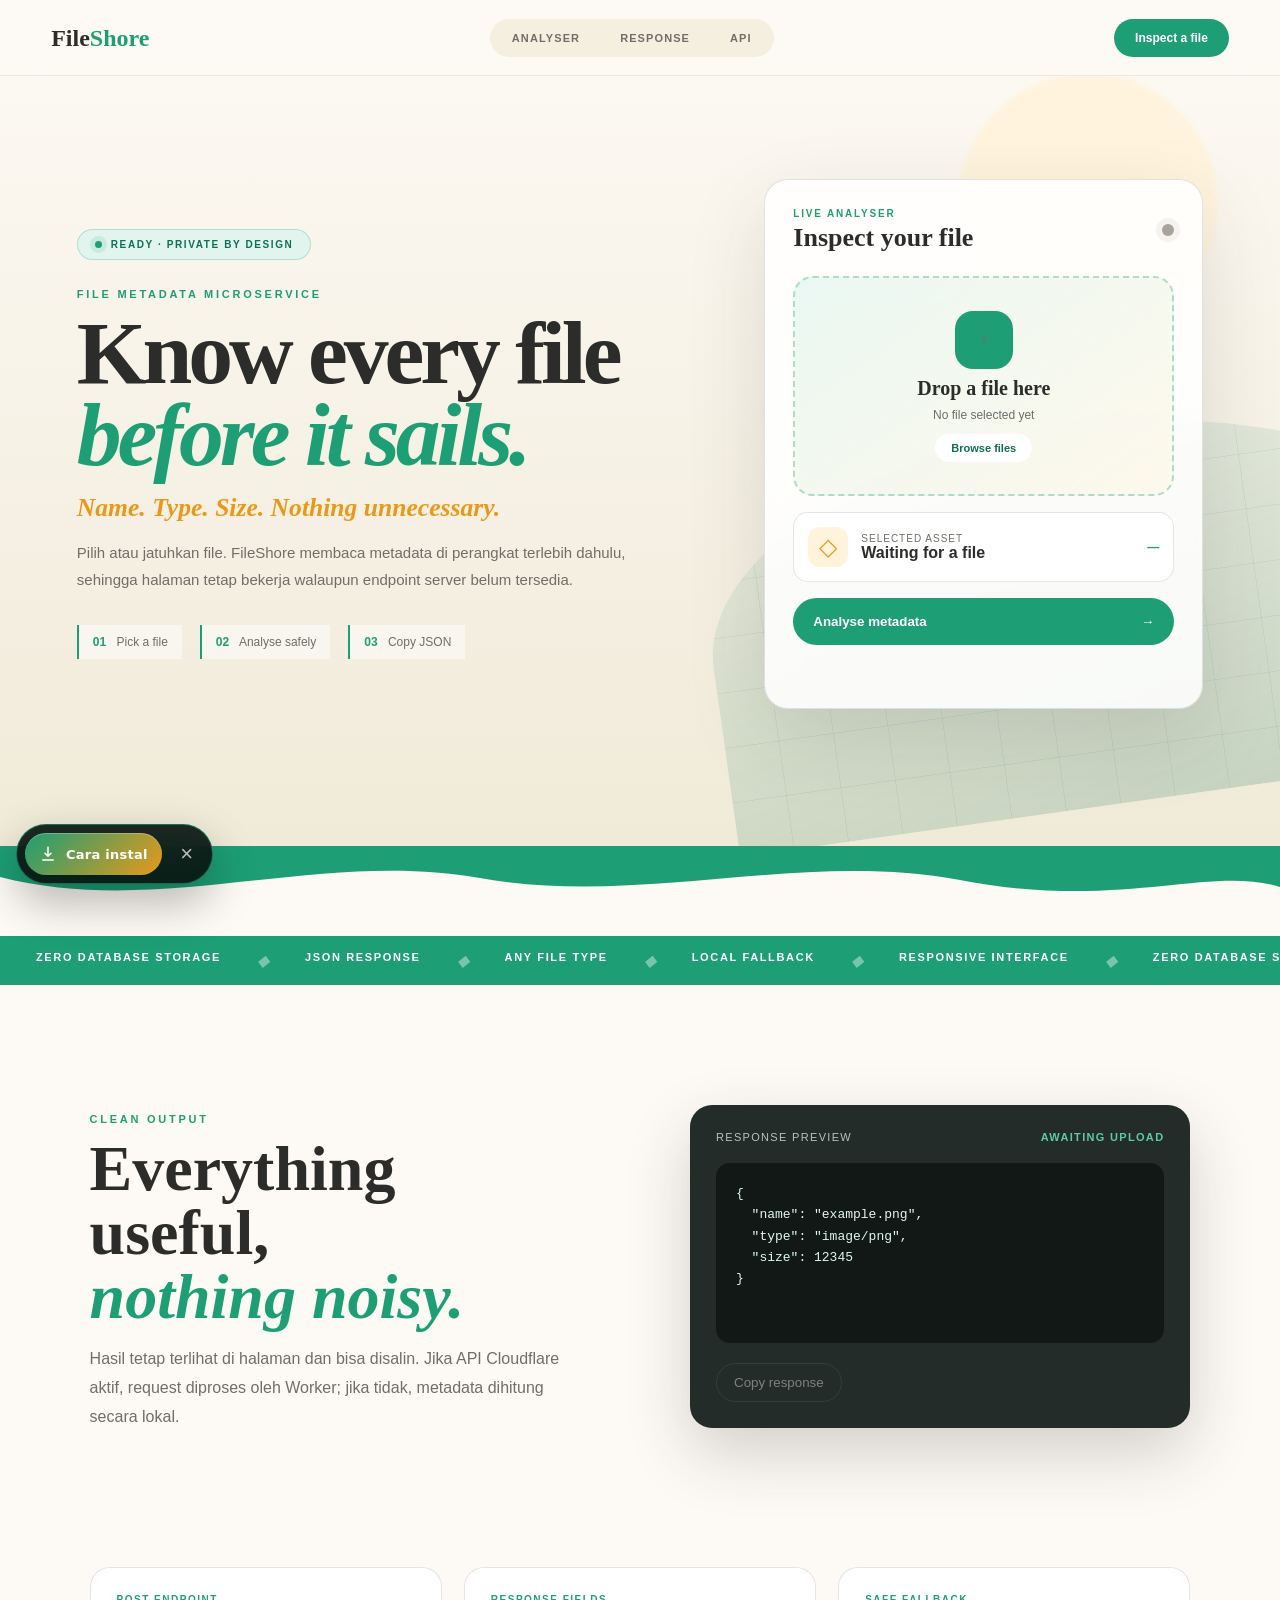
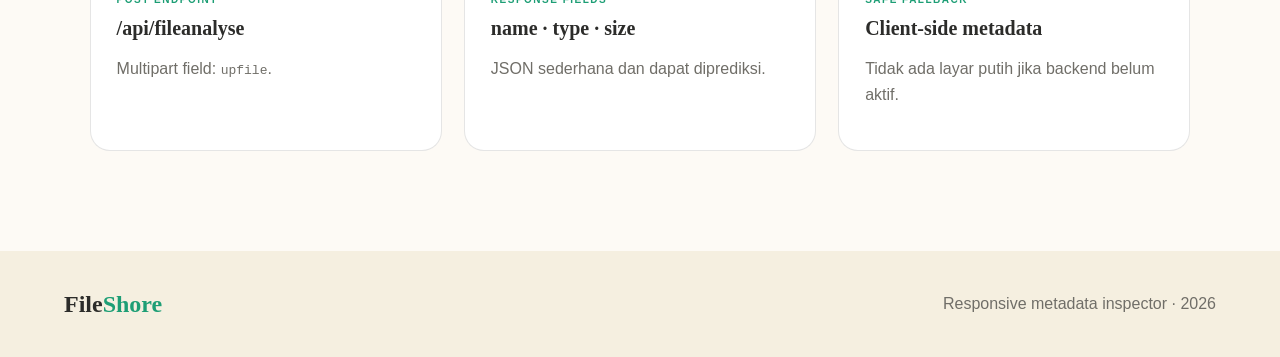
<file: index.html>
<!doctype html>
<html lang="id">
<head>
  <meta charset="utf-8">
  <meta name="viewport" content="width=device-width,initial-scale=1,viewport-fit=cover">
  <meta name="theme-color" content="#1d9e75">
  <meta name="description" content="FileShore menganalisis nama, tipe MIME, dan ukuran file secara aman.">
  <title>FileShore | File Metadata</title>
  <link rel="icon" href="./favicon.ico?v=5" sizes="any">
  <link rel="icon" type="image/png" sizes="16x16" href="./favicon-16x16.png?v=5">
  <link rel="icon" type="image/png" sizes="32x32" href="./favicon-32x32.png?v=5">
  <link rel="icon" type="image/png" sizes="48x48" href="./favicon-48x48.png?v=5">
  <link rel="apple-touch-icon" sizes="180x180" href="./apple-touch-icon.png?v=5">
  <link rel="manifest" href="./manifest.webmanifest?v=5">
  <meta name="msapplication-TileColor" content="#07120f">
  <style>html{background:#fdfaf5;color:#2c2c2a}body{margin:0;font-family:Arial,sans-serif}noscript{display:block;margin:110px auto;padding:24px;max-width:720px;border:2px solid #1d9e75;background:#fff}</style>
  <link rel="stylesheet" href="./styles.css">

  <meta name="application-name" content="FileShore">
  <meta name="mobile-web-app-capable" content="yes">
  <meta name="apple-mobile-web-app-capable" content="yes">
  <meta name="apple-mobile-web-app-status-bar-style" content="black-translucent">
  <meta name="apple-mobile-web-app-title" content="FileShore">
  <link rel="stylesheet" href="./pwa-install.css?v=5">
</head>
<body>
  <noscript>JavaScript diperlukan untuk menganalisis file, tetapi halaman tetap berhasil dimuat. Aktifkan JavaScript lalu muat ulang.</noscript>
  <header class="nav">
    <a class="brand" href="#top">File<span>Shore</span></a>
    <nav aria-label="Navigasi"><a href="#analyser">Analyser</a><a href="#response">Response</a><a href="#api">API</a></nav>
    <a class="nav-cta" href="#analyser">Inspect a file</a>
  </header>
  <main id="top">
    <section class="hero">
      <div class="hero-copy">
        <div class="badge"><i></i> Ready · private by design</div>
        <p class="kicker">File metadata microservice</p>
        <h1>Know every file <em>before it sails.</em><small>Name. Type. Size. Nothing unnecessary.</small></h1>
        <p class="lead">Pilih atau jatuhkan file. FileShore membaca metadata di perangkat terlebih dahulu, sehingga halaman tetap bekerja walaupun endpoint server belum tersedia.</p>
        <div class="steps"><span><b>01</b> Pick a file</span><span><b>02</b> Analyse safely</span><span><b>03</b> Copy JSON</span></div>
      </div>
      <section class="upload-card" id="analyser" aria-labelledby="upload-title">
        <div class="card-head"><div><p>Live analyser</p><h2 id="upload-title">Inspect your file</h2></div><span id="stateDot" class="state-dot"></span></div>
        <form id="uploadForm">
          <input id="upfile" name="upfile" type="file" hidden>
          <button class="drop-zone" id="dropZone" type="button">
            <span class="upload-icon">⇧</span><strong id="dropTitle">Drop a file here</strong><span id="fileDescription">No file selected yet</span><b>Browse files</b>
          </button>
          <div class="file-summary"><span class="file-symbol">◇</span><div><small>Selected asset</small><strong id="fileName">Waiting for a file</strong></div><b id="fileSize">—</b></div>
          <button class="analyse" id="analyseButton" type="submit"><span>Analyse metadata</span><b>→</b></button>
        </form>
        <p class="message" id="message" aria-live="polite"></p>
      </section>
    </section>
    <div class="wave" aria-hidden="true"><svg viewBox="0 0 1440 90" preserveAspectRatio="none"><path d="M0 90V31c180 41 360-28 540 1 180 29 360-28 540 2 180 31 280-15 360 7v49Z"/></svg></div>
    <div class="marquee"><div><span>Zero database storage</span><i>◆</i><span>JSON response</span><i>◆</i><span>Any file type</span><i>◆</i><span>Local fallback</span><i>◆</i><span>Responsive interface</span><i>◆</i><span>Zero database storage</span><i>◆</i><span>JSON response</span><i>◆</i><span>Any file type</span><i>◆</i><span>Local fallback</span><i>◆</i><span>Responsive interface</span><i>◆</i></div></div>
    <section class="result-section" id="response">
      <div><p class="kicker">Clean output</p><h2>Everything useful,<br><em>nothing noisy.</em></h2><p>Hasil tetap terlihat di halaman dan bisa disalin. Jika API Cloudflare aktif, request diproses oleh Worker; jika tidak, metadata dihitung secara lokal.</p></div>
      <div class="result-card"><div class="result-top"><span>Response preview</span><strong id="responseStatus">Awaiting upload</strong></div><pre id="jsonOutput">{
  "name": "example.png",
  "type": "image/png",
  "size": 12345
}</pre><button id="copyButton" type="button" disabled>Copy response</button></div>
    </section>
    <section class="api-grid" id="api">
      <article><span>POST endpoint</span><strong>/api/fileanalyse</strong><p>Multipart field: <code>upfile</code>.</p></article>
      <article><span>Response fields</span><strong>name · type · size</strong><p>JSON sederhana dan dapat diprediksi.</p></article>
      <article><span>Safe fallback</span><strong>Client-side metadata</strong><p>Tidak ada layar putih jika backend belum aktif.</p></article>
    </section>
  </main>
  <footer><a class="brand" href="#top">File<span>Shore</span></a><p>Responsive metadata inspector · 2026</p></footer>
  <script src="./app.js" defer></script>

  <script src="./pwa-install.js?v=5" defer></script>
</body>
</html>
</file>
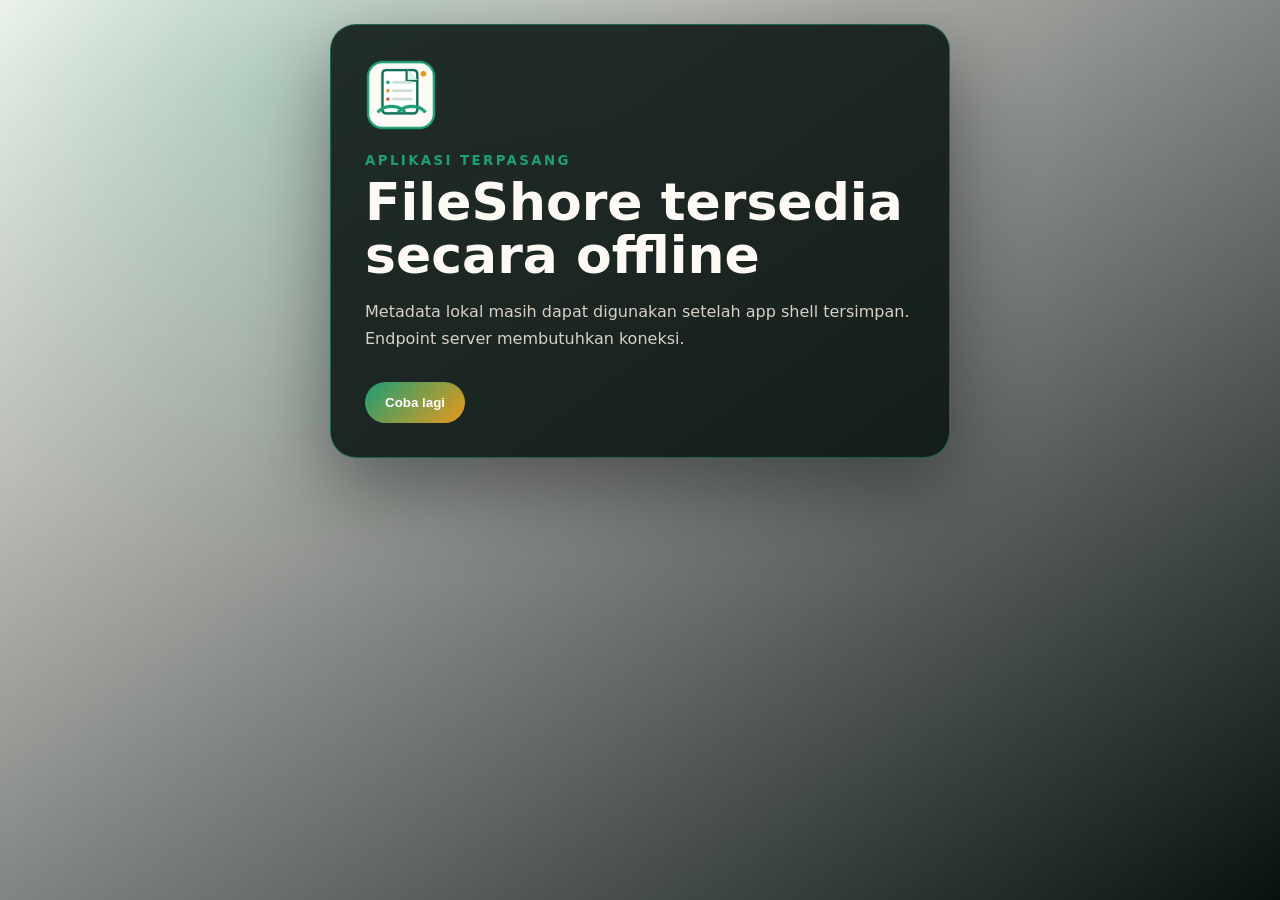
<file: offline.html>
<!doctype html>
<html lang="id"><head><meta charset="utf-8"><meta name="viewport" content="width=device-width,initial-scale=1,viewport-fit=cover"><meta name="theme-color" content="#1d9e75"><title>FileShore tersedia secara offline</title><link rel="icon" href="./favicon.ico"><link rel="manifest" href="./manifest.webmanifest"><style>*{box-sizing:border-box}html,body{min-height:100%;margin:0}body{display:grid;place-items:center;padding:24px;background:radial-gradient(circle at 20% 10%,#1d9e7533,transparent 35%),linear-gradient(145deg,#fdfaf5,#07120f);color:#fdfaf5;font-family:Inter,system-ui,sans-serif}main{width:min(100%,620px);padding:34px;border:1px solid #1d9e7588;border-radius:26px;background:rgba(7,18,15,.86);box-shadow:0 28px 80px rgba(0,0,0,.42)}img{width:72px;height:72px;border-radius:18px}small{display:block;margin:18px 0 8px;color:#1d9e75;font-weight:800;letter-spacing:.18em;text-transform:uppercase}h1{margin:0 0 14px;font-size:clamp(30px,8vw,52px);line-height:1.02}p{color:#d7d1c6;line-height:1.7}button{margin-top:14px;padding:13px 20px;border:0;border-radius:999px;background:linear-gradient(135deg,#1d9e75,#e8991a);color:white;font-weight:800;cursor:pointer}</style></head><body><main><img src="./icon-192.png" alt=""><small>Aplikasi terpasang</small><h1>FileShore tersedia secara offline</h1><p>Metadata lokal masih dapat digunakan setelah app shell tersimpan. Endpoint server membutuhkan koneksi.</p><button onclick="location.reload()">Coba lagi</button></main></body></html>
</file>
<file: styles.css>
:root{--sand:#fdfaf5;--sand2:#f5efe0;--sand3:#e8dfc8;--teal:#1d9e75;--teald:#0f6e56;--teall:#e1f5ee;--amber:#e8991a;--amberl:#fff3dc;--coral:#d85a30;--ink:#2c2c2a;--muted:#706e68;--border:rgba(44,44,42,.12)}*{box-sizing:border-box}html{scroll-behavior:smooth}body{margin:0;background:var(--sand);color:var(--ink);font-family:Inter,"Segoe UI",Arial,sans-serif;overflow-x:hidden}.nav{position:fixed;z-index:50;inset:0 0 auto;min-height:76px;padding:16px clamp(20px,4vw,58px);display:flex;align-items:center;justify-content:space-between;gap:24px;border-bottom:1px solid rgba(44,44,42,.08);background:rgba(253,250,245,.92);backdrop-filter:blur(18px)}.brand{font:900 24px/1 Georgia,serif;text-decoration:none;color:var(--ink)}.brand span{color:var(--teal)}.nav nav{display:flex;gap:4px;padding:4px;background:var(--sand2);border-radius:999px}.nav nav a{padding:9px 18px;border-radius:999px;text-decoration:none;color:var(--muted);font-size:11px;font-weight:800;letter-spacing:.1em;text-transform:uppercase}.nav nav a:hover{background:var(--teal);color:#fff}.nav-cta{padding:12px 21px;border-radius:999px;background:var(--teal);color:#fff;text-decoration:none;font-weight:800;font-size:12px}.hero{min-height:94svh;padding:132px clamp(22px,6vw,92px) 90px;display:grid;grid-template-columns:minmax(0,1fr) minmax(350px,.75fr);align-items:center;gap:clamp(44px,8vw,110px);position:relative;overflow:hidden;background:radial-gradient(circle at 85% 24%,rgba(255,243,220,.95) 0 10%,transparent 10.5%),linear-gradient(180deg,var(--sand),#f0ead8)}.hero:before{content:"";position:absolute;width:760px;height:380px;right:-190px;bottom:40px;border-radius:50% 50% 0 0;background:linear-gradient(165deg,rgba(29,158,117,.05),rgba(15,110,86,.2)),repeating-linear-gradient(90deg,transparent 0 54px,rgba(15,110,86,.07) 54px 55px),repeating-linear-gradient(0deg,transparent 0 54px,rgba(15,110,86,.07) 54px 55px);transform:rotate(-8deg)}.hero-copy,.upload-card{position:relative;z-index:2}.badge{display:inline-flex;align-items:center;gap:9px;padding:9px 17px;border:1px solid rgba(29,158,117,.25);border-radius:999px;background:var(--teall);color:var(--teald);font-size:10px;font-weight:900;letter-spacing:.16em;text-transform:uppercase}.badge i{width:7px;height:7px;border-radius:50%;background:var(--teal);box-shadow:0 0 0 5px rgba(29,158,117,.12)}.kicker{margin:28px 0 12px;color:var(--teal);font-size:11px;font-weight:900;letter-spacing:.25em;text-transform:uppercase}.hero h1{max-width:760px;margin:0;font:900 clamp(54px,7vw,104px)/.91 Georgia,serif;letter-spacing:-.045em}.hero h1 em,.result-section h2 em{display:block;color:var(--teal);font-style:italic}.hero h1 small{display:block;margin-top:18px;color:var(--amber);font:italic 700 clamp(18px,2vw,30px)/1.2 Georgia,serif;letter-spacing:0}.lead{max-width:610px;color:var(--muted);font-size:15px;line-height:1.8}.steps{display:flex;gap:18px;flex-wrap:wrap;margin-top:32px}.steps span{padding:10px 14px;border-left:2px solid var(--teal);background:rgba(255,255,255,.52);color:var(--muted);font-size:12px}.steps b{color:var(--teal);margin-right:7px}.upload-card{padding:28px;border:1px solid rgba(44,44,42,.13);border-radius:24px;background:rgba(255,255,255,.87);box-shadow:0 28px 80px rgba(44,44,42,.13);backdrop-filter:blur(16px)}.card-head{display:flex;align-items:center;justify-content:space-between}.card-head p{margin:0;color:var(--teal);font-size:10px;font-weight:900;letter-spacing:.18em;text-transform:uppercase}.card-head h2{margin:5px 0 0;font:800 26px/1.1 Georgia,serif}.state-dot{width:12px;height:12px;border-radius:50%;background:#a8a49c;box-shadow:0 0 0 6px rgba(168,164,156,.12)}.state-dot.ready{background:var(--amber)}.state-dot.busy{background:#4b7bec;animation:pulse 1s infinite}.state-dot.success{background:var(--teal)}.state-dot.error{background:var(--coral)}@keyframes pulse{50%{opacity:.35}}.drop-zone{width:100%;min-height:220px;margin-top:24px;padding:28px;border:2px dashed rgba(29,158,117,.32);border-radius:20px;background:linear-gradient(145deg,rgba(225,245,238,.7),rgba(255,243,220,.5));display:flex;flex-direction:column;align-items:center;justify-content:center;gap:8px;color:var(--ink);cursor:pointer;transition:.2s}.drop-zone:hover,.drop-zone.dragging{border-color:var(--teal);transform:translateY(-2px);box-shadow:0 15px 32px rgba(29,158,117,.12)}.upload-icon{display:grid;place-items:center;width:58px;height:58px;border-radius:18px;background:var(--teal);color:#fff;font-size:34px}.drop-zone strong{font:800 20px Georgia,serif}.drop-zone span{color:var(--muted);font-size:12px;overflow-wrap:anywhere}.drop-zone b{margin-top:4px;padding:8px 16px;border-radius:999px;background:#fff;color:var(--teald);font-size:11px}.file-summary{margin:16px 0;display:grid;grid-template-columns:auto 1fr auto;gap:13px;align-items:center;padding:14px;border:1px solid var(--border);border-radius:15px;background:#fff}.file-symbol{display:grid;place-items:center;width:40px;height:40px;border-radius:12px;background:var(--amberl);color:var(--amber);font-size:24px}.file-summary small{display:block;color:var(--muted);font-size:10px;text-transform:uppercase;letter-spacing:.1em}.file-summary strong{display:block;max-width:240px;overflow:hidden;text-overflow:ellipsis;white-space:nowrap}.file-summary>b{color:var(--teal);font-size:12px}.analyse{width:100%;padding:16px 20px;border:0;border-radius:999px;background:var(--teal);color:#fff;display:flex;align-items:center;justify-content:space-between;font-weight:900;cursor:pointer}.analyse:hover{background:var(--teald)}.message{min-height:22px;margin:13px 2px 0;color:var(--muted);font-size:12px}.message.error{color:var(--coral)}.message.success{color:var(--teald)}.wave{height:90px;background:var(--teal);line-height:0}.wave svg{width:100%;height:100%}.wave path{fill:var(--sand)}.marquee{overflow:hidden;padding:15px 0;background:var(--teal);color:#fff}.marquee>div{display:flex;width:max-content;animation:move 24s linear infinite}.marquee span{padding:0 36px;font-size:11px;font-weight:800;letter-spacing:.15em;text-transform:uppercase}.marquee i{opacity:.4}@keyframes move{to{transform:translateX(-50%)}}.result-section{padding:100px clamp(22px,7vw,110px);display:grid;grid-template-columns:1fr 1fr;gap:clamp(40px,8vw,100px);align-items:center}.result-section h2{margin:0;font:800 clamp(42px,5vw,70px)/1 Georgia,serif}.result-section>div>p:last-child{color:var(--muted);line-height:1.8}.result-card{padding:26px;border-radius:22px;background:#232c29;color:#fff;box-shadow:0 25px 65px rgba(44,44,42,.2)}.result-top{display:flex;justify-content:space-between;color:#b7c3be;font-size:11px;text-transform:uppercase;letter-spacing:.12em}.result-top strong{color:#5dcaa5}.result-card pre{min-height:180px;margin:20px 0;padding:20px;border-radius:14px;background:#121816;color:#dff8ef;overflow:auto;line-height:1.65}.result-card button{padding:11px 17px;border:1px solid rgba(255,255,255,.2);border-radius:999px;background:transparent;color:#fff;cursor:pointer}.result-card button:disabled{opacity:.4}.api-grid{padding:20px clamp(22px,7vw,110px) 100px;display:grid;grid-template-columns:repeat(3,1fr);gap:22px}.api-grid article{padding:26px;border:1px solid var(--border);border-radius:20px;background:#fff}.api-grid span{display:block;color:var(--teal);font-size:10px;font-weight:900;letter-spacing:.15em;text-transform:uppercase}.api-grid strong{display:block;margin:12px 0;font:800 20px Georgia,serif}.api-grid p{color:var(--muted);line-height:1.6}footer{padding:28px clamp(22px,5vw,70px);display:flex;justify-content:space-between;align-items:center;background:var(--sand2);color:var(--muted)}@media(max-width:860px){.nav nav{display:none}.hero{grid-template-columns:1fr;padding-top:120px}.hero h1{font-size:clamp(50px,14vw,82px)}.result-section{grid-template-columns:1fr}.api-grid{grid-template-columns:1fr}.upload-card{max-width:650px;width:100%;justify-self:center}}@media(max-width:520px){.nav{min-height:68px;padding:13px 16px}.nav-cta{padding:10px 13px}.brand{font-size:21px}.hero{padding:105px 16px 65px}.upload-card{padding:18px;border-radius:20px}.drop-zone{min-height:190px}.steps{display:grid;grid-template-columns:1fr}.result-section,.api-grid{padding-left:16px;padding-right:16px}footer{flex-direction:column;gap:10px;text-align:center}}@media(prefers-reduced-motion:reduce){*{animation:none!important;scroll-behavior:auto!important}}
</file>
<file: pwa-install.css>
:root{--pwa-accent:#1d9e75;--pwa-accent-2:#e8991a;--pwa-bg:#07120f;--pwa-text:#fdfaf5}
#pwa-install-launcher{position:fixed;left:max(16px,env(safe-area-inset-left));bottom:max(16px,env(safe-area-inset-bottom));z-index:2147483000;display:flex;align-items:center;gap:8px;max-width:calc(100vw - 32px);padding:8px;border:1px solid color-mix(in srgb,var(--pwa-accent) 60%,transparent);border-radius:999px;background:color-mix(in srgb,var(--pwa-bg) 90%,transparent);box-shadow:0 18px 45px rgba(0,0,0,.28);backdrop-filter:blur(16px);-webkit-backdrop-filter:blur(16px);font-family:Inter,system-ui,-apple-system,"Segoe UI",sans-serif;color:var(--pwa-text);transition:opacity .2s,transform .2s;isolation:isolate}
#pwa-install-launcher[hidden]{display:none!important}
#pwa-install-launcher:hover{transform:translateY(-2px)}
#pwa-install-button{display:flex;align-items:center;gap:9px;min-height:42px;padding:0 14px;border:0;border-radius:999px;background:linear-gradient(135deg,var(--pwa-accent),var(--pwa-accent-2));color:#fff;font:800 13px/1 Inter,system-ui,sans-serif;letter-spacing:.02em;cursor:pointer;white-space:nowrap;box-shadow:inset 0 1px 0 rgba(255,255,255,.25)}
#pwa-install-button svg{width:18px;height:18px;stroke:currentColor;fill:none;stroke-width:2;stroke-linecap:round;stroke-linejoin:round;flex:none}
#pwa-install-dismiss{width:34px;height:34px;border:0;border-radius:50%;background:transparent;color:currentColor;font:500 22px/1 Arial,sans-serif;cursor:pointer;opacity:.72}
#pwa-install-dismiss:hover{background:rgba(255,255,255,.1);opacity:1}
#pwa-install-overlay{position:fixed;inset:0;z-index:2147483640;display:grid;place-items:center;padding:max(20px,env(safe-area-inset-top)) max(18px,env(safe-area-inset-right)) max(20px,env(safe-area-inset-bottom)) max(18px,env(safe-area-inset-left));background:rgba(3,10,18,.72);backdrop-filter:blur(18px);-webkit-backdrop-filter:blur(18px);font-family:Inter,system-ui,-apple-system,"Segoe UI",sans-serif}
#pwa-install-overlay[hidden]{display:none!important}
.pwa-install-dialog{width:min(100%,520px);max-height:min(760px,calc(100dvh - 40px));overflow:auto;border:1px solid color-mix(in srgb,var(--pwa-accent) 55%,transparent);border-radius:26px;background:linear-gradient(155deg,color-mix(in srgb,var(--pwa-bg) 96%,#fff 4%),color-mix(in srgb,var(--pwa-bg) 84%,#000));color:var(--pwa-text);box-shadow:0 30px 90px rgba(0,0,0,.48)}
.pwa-install-head{display:flex;align-items:center;gap:14px;padding:22px 22px 18px;border-bottom:1px solid rgba(255,255,255,.1)}
.pwa-install-app-icon{width:54px;height:54px;border-radius:15px;object-fit:cover;box-shadow:0 8px 24px rgba(0,0,0,.28);flex:none}
.pwa-install-title{min-width:0;flex:1}.pwa-install-title small{display:block;margin-bottom:5px;color:color-mix(in srgb,var(--pwa-accent) 78%,white);font:800 10px/1.2 Inter,sans-serif;letter-spacing:.17em;text-transform:uppercase}.pwa-install-title h2{margin:0;color:inherit;font:900 clamp(21px,5vw,28px)/1.1 Inter,sans-serif;overflow-wrap:anywhere}
.pwa-install-close{width:40px;height:40px;border:1px solid rgba(255,255,255,.15);border-radius:12px;background:rgba(255,255,255,.05);color:inherit;font:400 25px/1 Arial;cursor:pointer;flex:none}
.pwa-install-body{padding:22px}.pwa-install-body>p{margin:0 0 18px;color:color-mix(in srgb,var(--pwa-text) 74%,transparent);font-size:14px;line-height:1.65}.pwa-install-steps{display:grid;gap:11px;margin:0;padding:0;list-style:none}.pwa-install-steps li{display:grid;grid-template-columns:34px 1fr;gap:12px;align-items:start;padding:13px;border:1px solid rgba(255,255,255,.09);border-radius:16px;background:rgba(255,255,255,.045);font-size:13px;line-height:1.5}.pwa-install-steps b{display:grid;place-items:center;width:34px;height:34px;border-radius:10px;background:color-mix(in srgb,var(--pwa-accent) 22%,transparent);color:color-mix(in srgb,var(--pwa-accent) 75%,white);font-size:13px}.pwa-install-note{margin-top:16px!important;padding:12px 14px;border-radius:14px;background:color-mix(in srgb,var(--pwa-accent-2) 15%,transparent);color:color-mix(in srgb,var(--pwa-text) 88%,transparent)!important;font-size:12px!important}.pwa-install-actions{display:flex;gap:10px;padding:0 22px 22px}.pwa-install-actions button{flex:1;min-height:46px;border-radius:14px;font:800 13px Inter,sans-serif;cursor:pointer}.pwa-install-primary{border:0;background:linear-gradient(135deg,var(--pwa-accent),var(--pwa-accent-2));color:#fff}.pwa-install-secondary{border:1px solid rgba(255,255,255,.18);background:rgba(255,255,255,.05);color:inherit}
@media(max-width:520px){#pwa-install-launcher{left:max(10px,env(safe-area-inset-left));bottom:max(10px,env(safe-area-inset-bottom));padding:6px}#pwa-install-button{min-height:40px;padding:0 12px;font-size:12px}.pwa-install-dialog{border-radius:22px}.pwa-install-head,.pwa-install-body{padding:18px}.pwa-install-actions{padding:0 18px 18px}.pwa-install-actions{flex-direction:column}.pwa-install-app-icon{width:48px;height:48px}}
@media(display-mode:standalone){#pwa-install-launcher,#pwa-install-overlay{display:none!important}}
@media(prefers-reduced-motion:reduce){#pwa-install-launcher{transition:none}}
</file>
